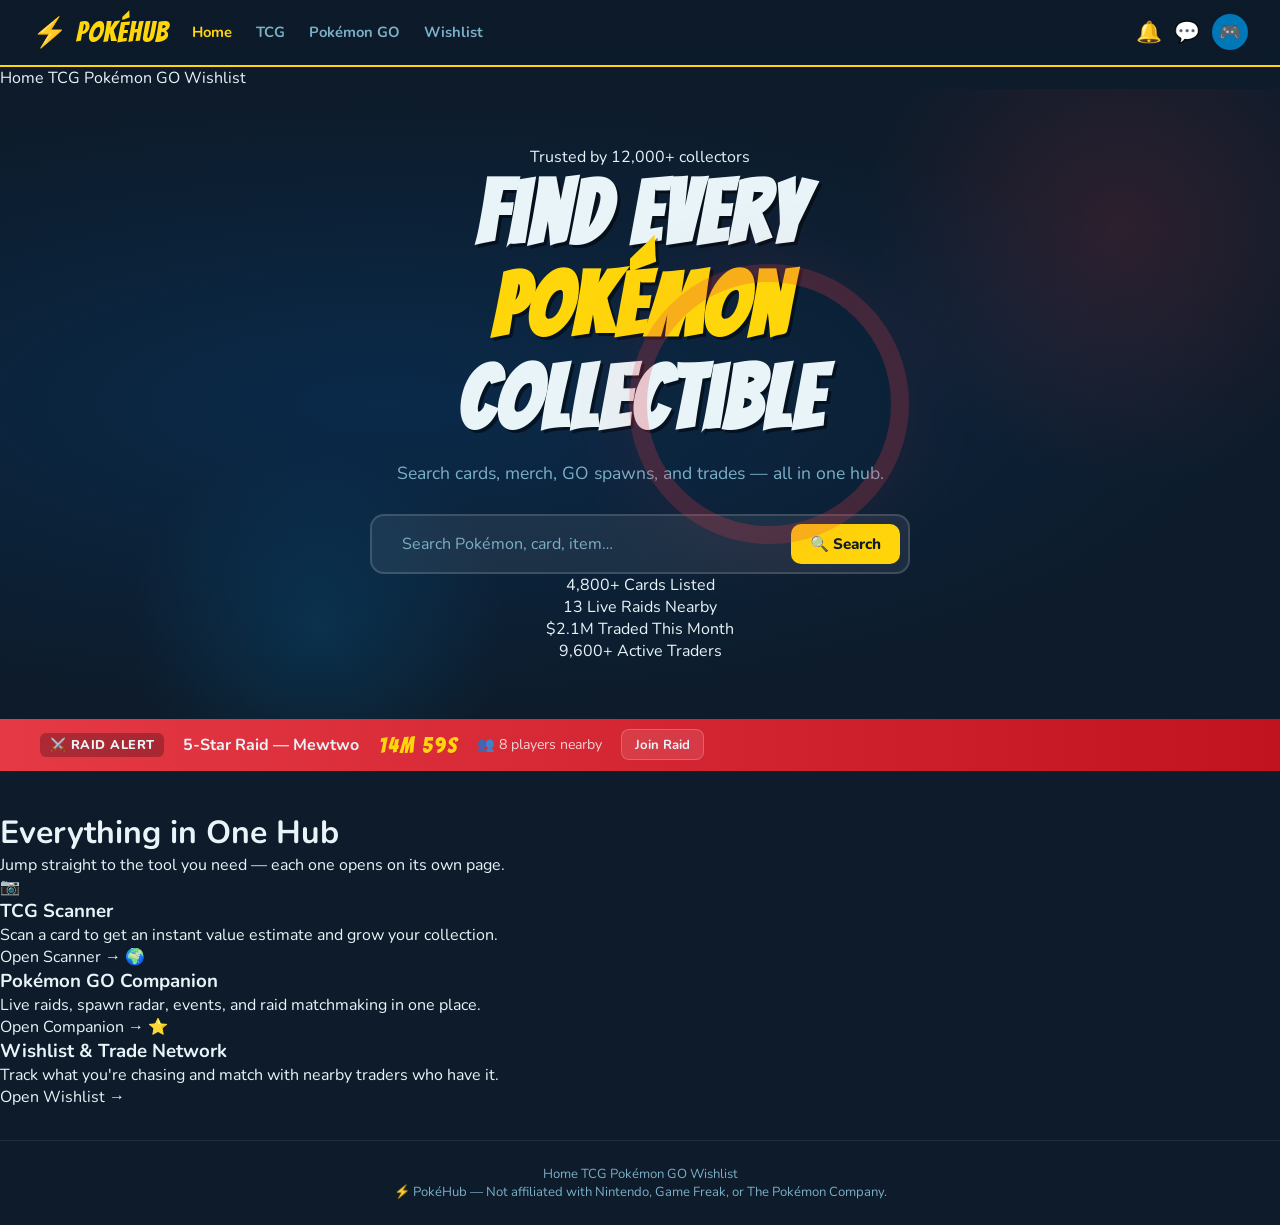
<file: index.html>
<!DOCTYPE html>
<html lang="en">
<head>
  <meta charset="UTF-8" />
  <meta name="viewport" content="width=device-width, initial-scale=1.0" />
  <title>PokéHub — Collectible Locator</title>
  <link rel="preconnect" href="https://fonts.googleapis.com" />
  <link href="https://fonts.googleapis.com/css2?family=Bangers&family=Nunito:wght@400;600;700;800&display=swap" rel="stylesheet" />
  <link rel="stylesheet" href="style.css" />
</head>
<body data-page="home">

  <!-- ===== NAVBAR ===== -->
  <nav class="navbar">
    <div class="nav-logo">⚡ PokéHub</div>
    <ul class="nav-links">
      <li><a href="index.html" class="active">Home</a></li>
      <li><a href="tcg.html">TCG</a></li>
      <li><a href="go.html">Pokémon GO</a></li>
      <li><a href="wishlist.html">Wishlist</a></li>
    </ul>
    <div class="nav-actions">
      <button class="btn-icon" id="notifBtn" title="Alerts">🔔<span class="icon-dot hidden" id="notifDot"></span></button>
      <button class="btn-icon" id="msgBtn" title="Messages">💬<span class="icon-dot hidden" id="msgDot"></span></button>
      <div class="avatar">🎮</div>
    </div>
    <button class="hamburger" id="hamburger">☰</button>
  </nav>
  <div class="mobile-nav" id="mobileNav">
    <a href="index.html" class="active">Home</a>
    <a href="tcg.html">TCG</a>
    <a href="go.html">Pokémon GO</a>
    <a href="wishlist.html">Wishlist</a>
  </div>

  <!-- ===== HERO / HOME ===== -->
  <section class="hero" id="home">
    <div class="hero-bg-circles"></div>
    <div class="hero-content">
      <span class="eyebrow">Trusted by 12,000+ collectors</span>
      <h1 class="hero-title">Find Every<br /><span>Pokémon</span> Collectible</h1>
      <p class="hero-sub">Search cards, merch, GO spawns, and trades — all in one hub.</p>
      <div class="search-bar">
        <input type="text" id="searchInput" placeholder="Search Pokémon, card, item…" oninput="runSearch()" />
        <button onclick="runSearch()" class="btn-primary">🔍 Search</button>
      </div>
      <div id="searchResults" class="search-results hidden"></div>

      <div class="stat-row">
        <div class="stat-chip"><div class="stat-num">4,800+ Cards Listed</div>
        <div class="stat-chip"><div class="stat-num">13 Live Raids Nearby</div>
        <div class="stat-chip"><div class="stat-num">$2.1M Traded This Month</div>
        <div class="stat-chip"><div class="stat-num">9,600+ Active Traders</div>
      </div>
    </div>
    <div class="hero-pokeball"></div>
  </section>

  <!-- ===== RAID ALERTS BANNER ===== -->
  <div class="raid-banner" id="raidBanner">
    <div class="raid-inner">
      <span class="raid-label">⚔️ RAID ALERT</span>
      <strong id="raidName">5-Star Raid — Mewtwo</strong>
      <span class="raid-timer" id="raidTimer">15:00</span>
      <span class="raid-players">👥 8 players nearby</span>
      <button class="btn-sm" onclick="joinRaid()">Join Raid</button>
    </div>
  </div>

  <div class="section-intro" style="margin-top:2.5rem">
    <h1>Everything in One Hub</h1>
    <p>Jump straight to the tool you need — each one opens on its own page.</p>
  </div>

  <!-- ===== FEATURE GRID (page links) ===== -->
  <div class="feature-grid">
    <a class="feature-card" href="tcg.html" style="--accent:var(--blue)">
      <span class="feature-icon">📷</span>
      <h3>TCG Scanner</h3>
      <p>Scan a card to get an instant value estimate and grow your collection.</p>
      <span class="feature-link">Open Scanner →</span>
    </a>
    <a class="feature-card" href="go.html" style="--accent:var(--green)">
      <span class="feature-icon">🌍</span>
      <h3>Pokémon GO Companion</h3>
      <p>Live raids, spawn radar, events, and raid matchmaking in one place.</p>
      <span class="feature-link">Open Companion →</span>
    </a>
    <a class="feature-card" href="wishlist.html" style="--accent:var(--purple)">
      <span class="feature-icon">⭐</span>
      <h3>Wishlist & Trade Network</h3>
      <p>Track what you're chasing and match with nearby traders who have it.</p>
      <span class="feature-link">Open Wishlist →</span>
    </a>
  </div>

  <!-- ===== MESSAGES MODAL ===== -->
  <div class="modal-overlay hidden" id="msgModal">
    <div class="modal">
      <div class="modal-header">
        <h2>💬 Messages</h2>
        <button onclick="closeModal('msgModal')">✕</button>
      </div>
      <div class="chat-layout">
        <div class="chat-list" id="chatList"></div>
        <div class="chat-window" id="chatWindow"></div>
      </div>
    </div>
  </div>

  <!-- ===== NOTIFICATIONS MODAL ===== -->
  <div class="modal-overlay hidden" id="notifModal">
    <div class="modal notif-modal">
      <div class="modal-header">
        <h2>🔔 Alerts</h2>
        <button onclick="closeModal('notifModal')">✕</button>
      </div>
      <ul class="notif-list" id="notifList"></ul>
    </div>
  </div>

  <!-- ===== FOOTER ===== -->
  <footer class="footer">
    <div class="footer-links">
      <a href="index.html">Home</a>
      <a href="tcg.html">TCG</a>
      <a href="go.html">Pokémon GO</a>
      <a href="wishlist.html">Wishlist</a>
    </div>
    <p>⚡ PokéHub — Not affiliated with Nintendo, Game Freak, or The Pokémon Company.</p>
  </footer>

  <script src="app.js"></script>
  <script>initSharedChrome();</script>
</body>
</html>
</file>
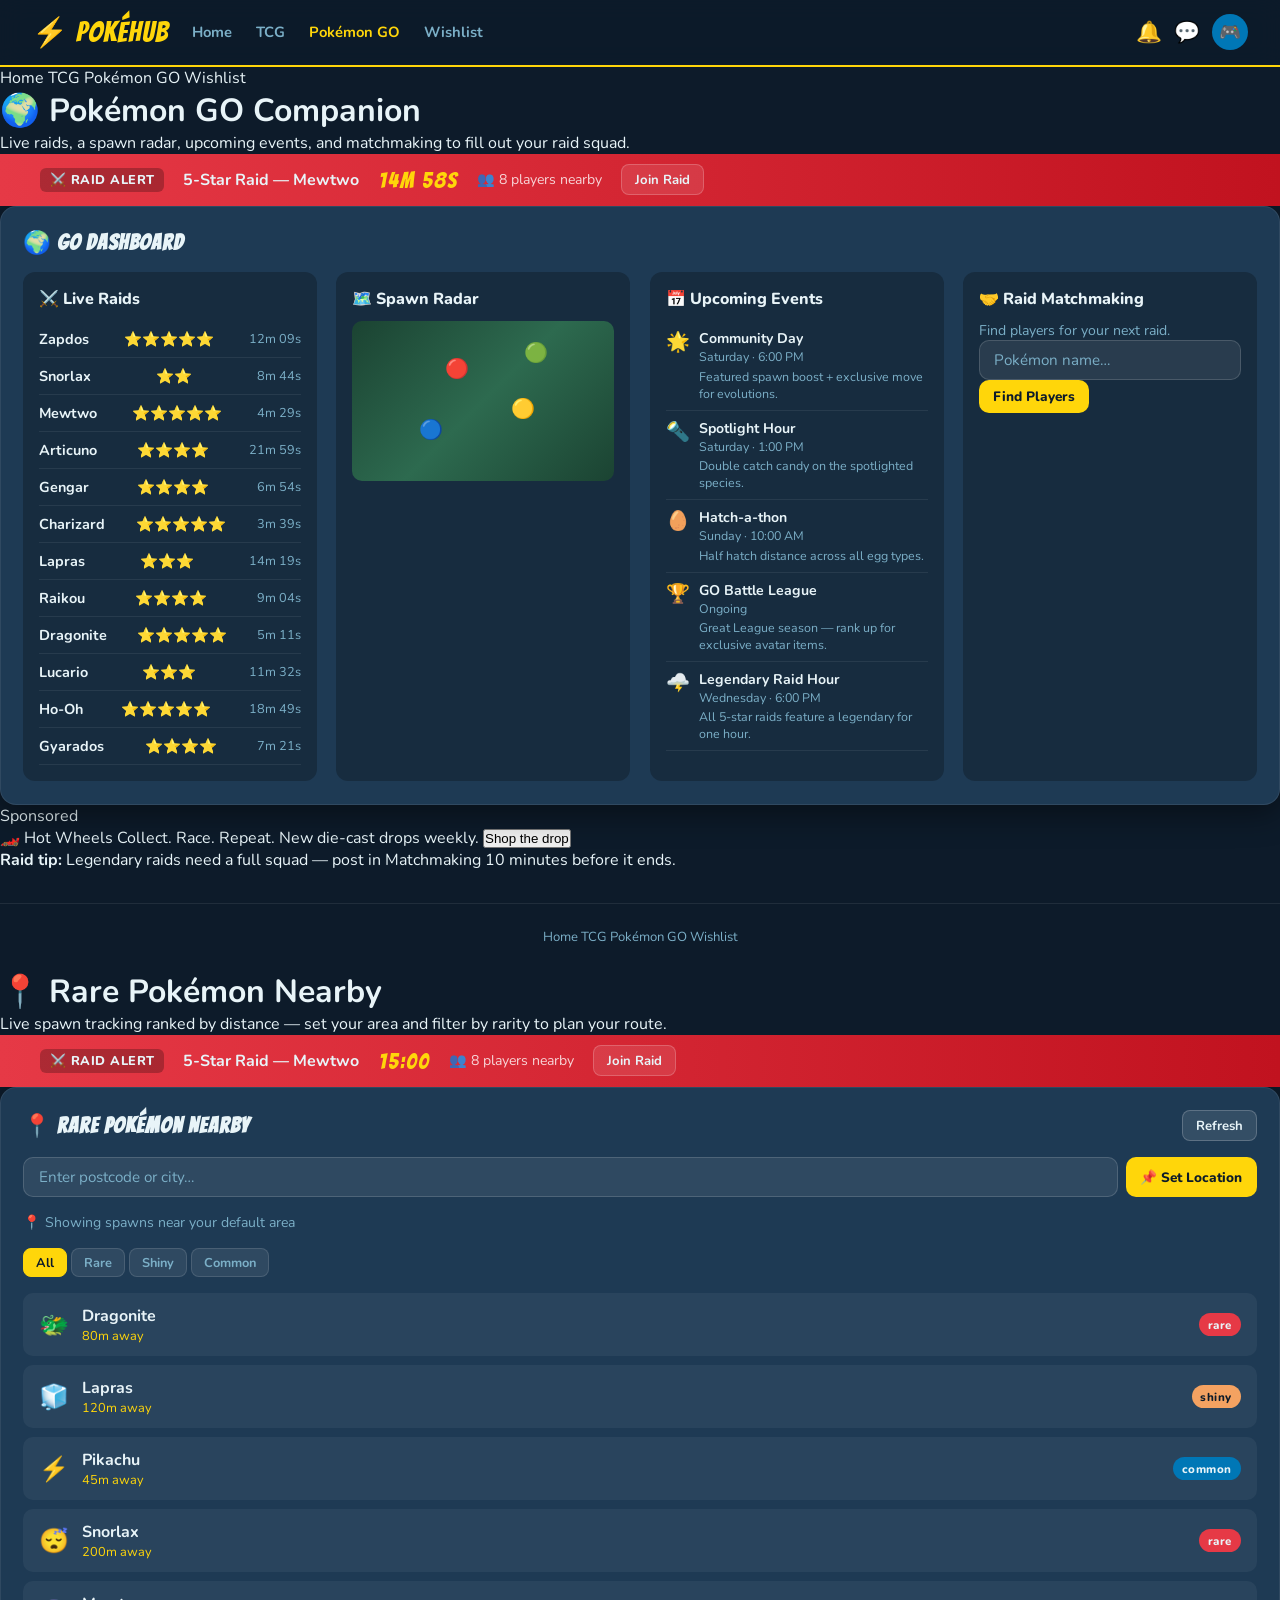
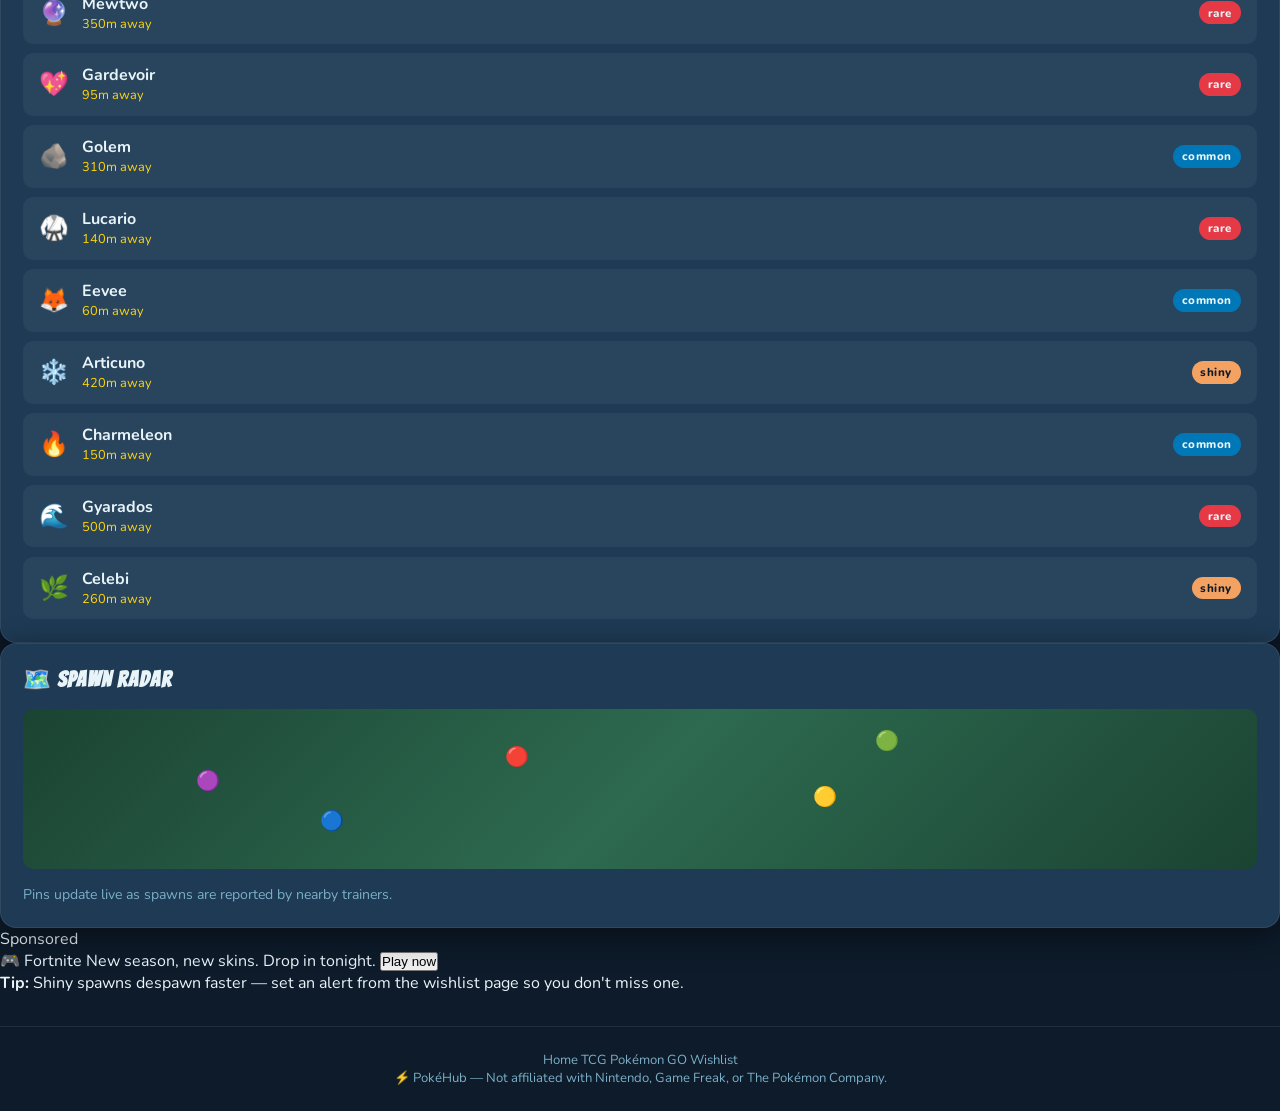
<file: go.html>
<!DOCTYPE html>
<html lang="en">
<head>
  <meta charset="UTF-8" />
  <meta name="viewport" content="width=device-width, initial-scale=1.0" />
  <title>Pokémon GO Companion — PokéHub</title>
  <link rel="preconnect" href="https://fonts.googleapis.com" />
  <link href="https://fonts.googleapis.com/css2?family=Bangers&family=Nunito:wght@400;600;700;800&display=swap" rel="stylesheet" />
  <link rel="stylesheet" href="style.css" />
</head>
<body data-page="go">

  <!-- ===== NAVBAR ===== -->
  <nav class="navbar">
    <div class="nav-logo">⚡ PokéHub</div>
    <ul class="nav-links">
      <li><a href="index.html">Home</a></li>
      <li><a href="tcg.html">TCG</a></li>
      <li><a href="go.html" class="active">Pokémon GO</a></li>
      <li><a href="wishlist.html">Wishlist</a></li>
    </ul>
    <div class="nav-actions">
      <button class="btn-icon" id="notifBtn" title="Alerts">🔔<span class="icon-dot hidden" id="notifDot"></span></button>
      <button class="btn-icon" id="msgBtn" title="Messages">💬<span class="icon-dot hidden" id="msgDot"></span></button>
      <div class="avatar">🎮</div>
    </div>
    <button class="hamburger" id="hamburger">☰</button>
  </nav>
  <div class="mobile-nav" id="mobileNav">
    <a href="index.html">Home</a>
    <a href="tcg.html">TCG</a>
    <a href="go.html" class="active">Pokémon GO</a>
    <a href="wishlist.html">Wishlist</a>
  </div>

  <!-- ===== PAGE HERO ===== -->
  <header class="page-hero" style="--accent-glow: rgba(35,224,138,.22)">
    <h1>🌍 Pokémon GO Companion</h1>
    <p>Live raids, a spawn radar, upcoming events, and matchmaking to fill out your raid squad.</p>
  </header>

  <div class="raid-banner">
    <div class="raid-inner">
      <span class="raid-label">⚔️ RAID ALERT</span>
      <strong>5-Star Raid — Mewtwo</strong>
      <span class="raid-timer" id="raidTimer">15:00</span>
      <span class="raid-players">👥 8 players nearby</span>
      <button class="btn-sm" onclick="joinRaid()">Join Raid</button>
    </div>
  </div>

  <!-- ===== PAGE LAYOUT ===== -->
  <div class="page-layout">
    <main class="page-main">

      <section class="card-panel go-panel">
        <div class="panel-header"><h2>🌍 GO Dashboard</h2></div>
        <div class="go-grid">
          <!-- Live Raids -->
          <div class="go-sub-panel">
            <h3>⚔️ Live Raids</h3>
            <ul class="raid-list" id="raidList"></ul>
          </div>
          <!-- Spawn Radar -->
          <div class="go-sub-panel">
            <h3>🗺️ Spawn Radar</h3>
            <div class="mini-map" id="miniMap">
              <div class="map-bg">
                <div class="map-pin" style="top:30%;left:40%">🔴</div>
                <div class="map-pin" style="top:55%;left:65%">🟡</div>
                <div class="map-pin" style="top:20%;left:70%">🟢</div>
                <div class="map-pin" style="top:68%;left:30%">🔵</div>
              </div>
            </div>
          </div>
          <!-- Upcoming Events -->
          <div class="go-sub-panel">
            <h3>📅 Upcoming Events</h3>
            <ul class="event-list" id="eventList"></ul>
          </div>
          <!-- Raid Matchmaking -->
          <div class="go-sub-panel">
            <h3>🤝 Raid Matchmaking</h3>
            <div id="matchmaking">
              <p class="muted">Find players for your next raid.</p>
              <input type="text" id="raidPokemon" placeholder="Pokémon name…" />
              <button class="btn-primary sm" onclick="findPlayers()">Find Players</button>
              <div id="matchResults"></div>
            </div>
          </div>
        </div>
      </section>

    </main>

    <!-- ===== AD RAIL ===== -->
    <aside class="ad-rail">
      <div class="ad-slot" data-ad-rotator></div>
      <div class="ad-static">
        <strong>Raid tip:</strong> Legendary raids need a full squad — post in Matchmaking 10 minutes before it ends.
      </div>
    </aside>
  </div>

  <!-- ===== MESSAGES MODAL ===== -->
  <div class="modal-overlay hidden" id="msgModal">
    <div class="modal">
      <div class="modal-header">
        <h2>💬 Messages</h2>
        <button onclick="closeModal('msgModal')">✕</button>
      </div>
      <div class="chat-layout">
        <div class="chat-list" id="chatList"></div>
        <div class="chat-window" id="chatWindow"></div>
      </div>
    </div>
  </div>

  <!-- ===== NOTIFICATIONS MODAL ===== -->
  <div class="modal-overlay hidden" id="notifModal">
    <div class="modal notif-modal">
      <div class="modal-header">
        <h2>🔔 Alerts</h2>
        <button onclick="closeModal('notifModal')">✕</button>
      </div>
      <ul class="notif-list" id="notifList"></ul>
    </div>
  </div>

  <!-- ===== FOOTER ===== -->
  <footer class="footer">
    <div class="footer-links">
      <a href="index.html">Home</a>
      <a href="tcg.html">TCG</a>
      <a href="go.html">Pokémon GO</a>
      <a href="wishlist.html">Wishlist</a>
    </div>
  </footer>

  <script src="app.js"></script>
  <script>
    initSharedChrome();
    renderRaids();
    renderEvents();
    setInterval(tickRaids, 1000);
  </script>
</body>
</html>
<!DOCTYPE html>
<html lang="en">
<head>
  <meta charset="UTF-8" />
  <meta name="viewport" content="width=device-width, initial-scale=1.0" />
  <title>Rare Locator — PokéHub</title>
  <link rel="preconnect" href="https://fonts.googleapis.com" />
  <link href="https://fonts.googleapis.com/css2?family=Bangers&family=Nunito:wght@400;600;700;800&display=swap" rel="stylesheet" />
  <link rel="stylesheet" href="style.css" />
</head>
<body data-page="locator">

 
  <!-- ===== PAGE HERO ===== -->
  <header class="page-hero" style="--accent-glow: rgba(255,59,78,.22)">
    <h1>📍 Rare Pokémon Nearby</h1>
    <p>Live spawn tracking ranked by distance — set your area and filter by rarity to plan your route.</p>
  </header>

  <div class="raid-banner">
    <div class="raid-inner">
      <span class="raid-label">⚔️ RAID ALERT</span>
      <strong>5-Star Raid — Mewtwo</strong>
      <span class="raid-timer" id="raidTimer">15:00</span>
      <span class="raid-players">👥 8 players nearby</span>
      <button class="btn-sm" onclick="joinRaid()">Join Raid</button>
    </div>
  </div>

  <!-- ===== PAGE LAYOUT ===== -->
  <div class="page-layout">
    <main class="page-main">

      <section class="card-panel" id="locator">
        <div class="panel-header">
          <h2>📍 Rare Pokémon Nearby</h2>
          <button class="btn-sm" onclick="refreshNearby()">Refresh</button>
        </div>
        <div class="location-bar">
          <input type="text" id="locationInput" placeholder="Enter postcode or city…" />
          <button class="btn-primary sm" onclick="setLocation()">📌 Set Location</button>
        </div>
        <p class="muted" id="locationLabel">📍 Showing spawns near your default area</p>
        <div class="nearby-filters" id="nearbyFilters">
          <button class="tab active" onclick="filterNearby('all',this)">All</button>
          <button class="tab" onclick="filterNearby('rare',this)">Rare</button>
          <button class="tab" onclick="filterNearby('shiny',this)">Shiny</button>
          <button class="tab" onclick="filterNearby('common',this)">Common</button>
        </div>
        <ul class="nearby-list" id="nearbyList">
          <li class="nearby-item shimmer"></li>
          <li class="nearby-item shimmer"></li>
          <li class="nearby-item shimmer"></li>
        </ul>
      </section>

      <section class="card-panel">
        <div class="panel-header"><h2>🗺️ Spawn Radar</h2></div>
        <div class="mini-map">
          <div class="map-bg">
            <div class="map-pin" style="top:30%;left:40%">🔴</div>
            <div class="map-pin" style="top:55%;left:65%">🟡</div>
            <div class="map-pin" style="top:20%;left:70%">🟢</div>
            <div class="map-pin" style="top:70%;left:25%">🔵</div>
            <div class="map-pin" style="top:45%;left:15%">🟣</div>
          </div>
        </div>
        <p class="muted">Pins update live as spawns are reported by nearby trainers.</p>
      </section>

    </main>

    <!-- ===== AD RAIL ===== -->
    <aside class="ad-rail">
      <div class="ad-slot" data-ad-rotator></div>
      <div class="ad-static">
        <strong>Tip:</strong> Shiny spawns despawn faster — set an alert from the wishlist page so you don't miss one.
      </div>
    </aside>
  </div>

  <!-- ===== MESSAGES MODAL ===== -->
  <div class="modal-overlay hidden" id="msgModal">
    <div class="modal">
      <div class="modal-header">
        <h2>💬 Messages</h2>
        <button onclick="closeModal('msgModal')">✕</button>
      </div>
      <div class="chat-layout">
        <div class="chat-list" id="chatList"></div>
        <div class="chat-window" id="chatWindow"></div>
      </div>
    </div>
  </div>

  <!-- ===== NOTIFICATIONS MODAL ===== -->
  <div class="modal-overlay hidden" id="notifModal">
    <div class="modal notif-modal">
      <div class="modal-header">
        <h2>🔔 Alerts</h2>
        <button onclick="closeModal('notifModal')">✕</button>
      </div>
      <ul class="notif-list" id="notifList"></ul>
    </div>
  </div>

  <!-- ===== FOOTER ===== -->
  <footer class="footer">
    <div class="footer-links">
      <a href="index.html">Home</a>
      <a href="tcg.html">TCG</a>
      <a href="go.html">Pokémon GO</a>
      <a href="wishlist.html">Wishlist</a>
    </div>
    <p>⚡ PokéHub — Not affiliated with Nintendo, Game Freak, or The Pokémon Company.</p>
  </footer>

  <script src="app.js"></script>
  <script>
    initSharedChrome();
    renderNearby();
  </script>
</body>
</html>
</file>
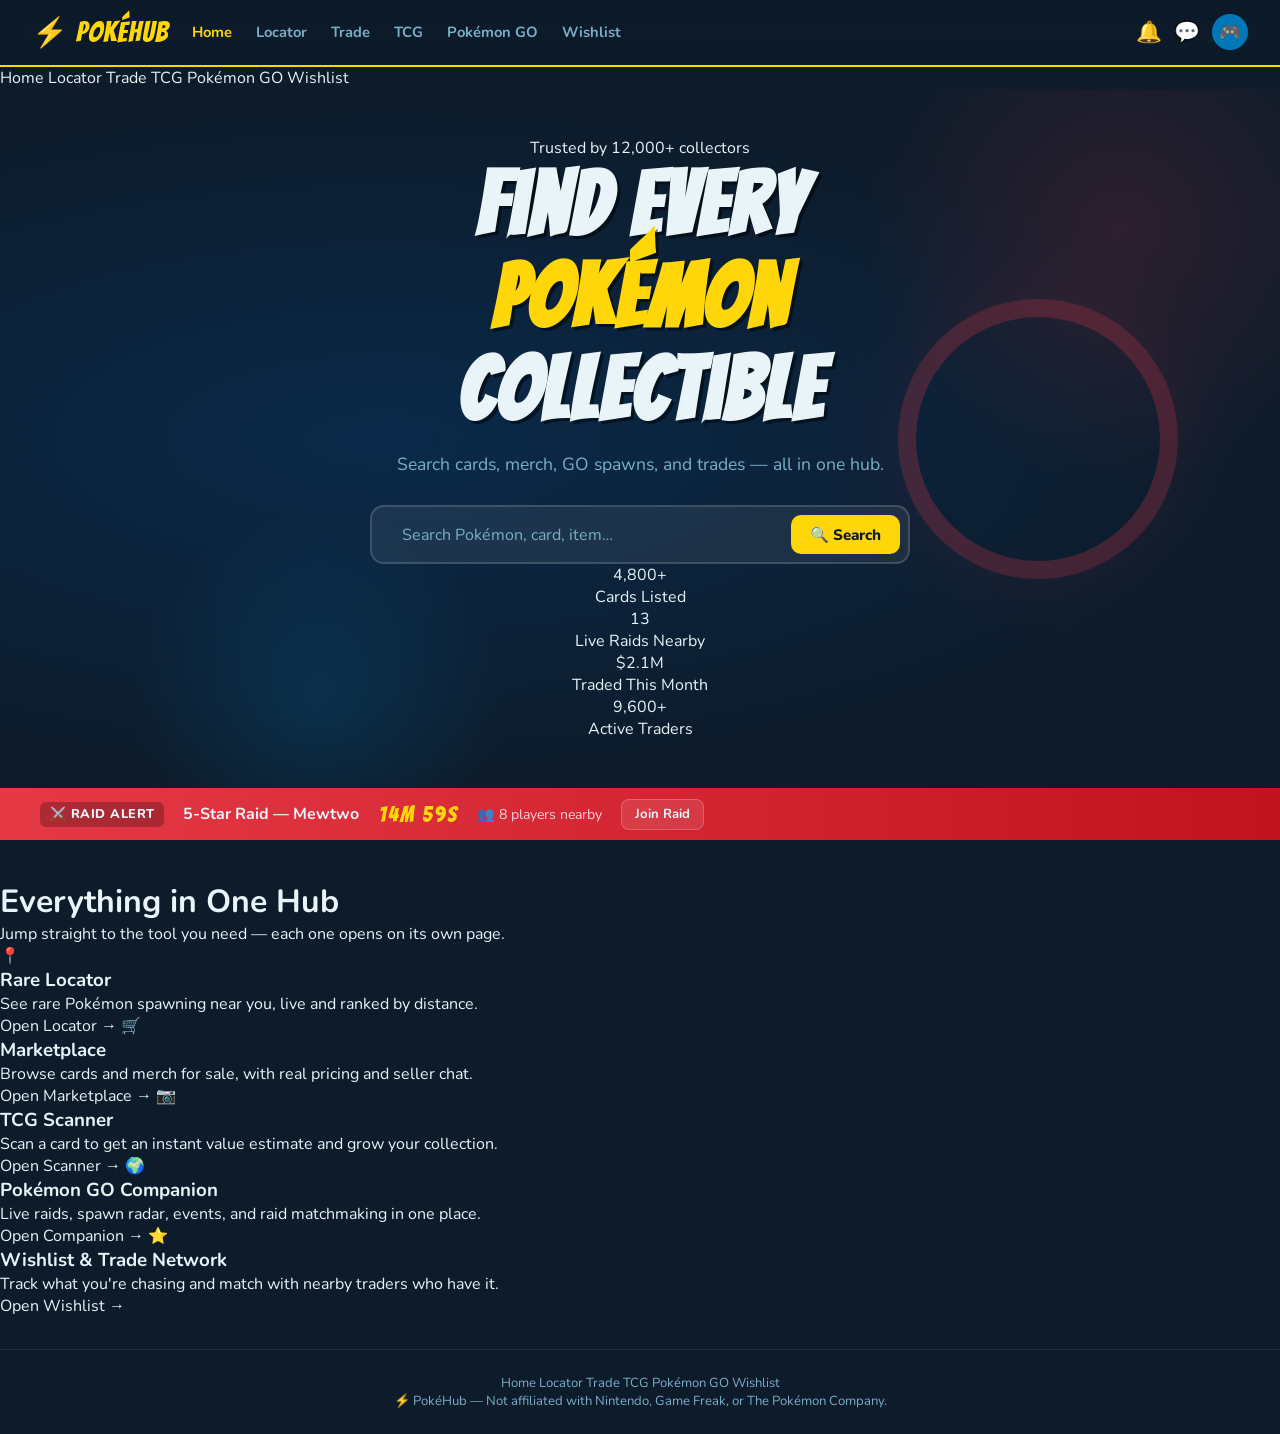
<file: index (3).html>
<!DOCTYPE html>
<html lang="en">
<head>
  <meta charset="UTF-8" />
  <meta name="viewport" content="width=device-width, initial-scale=1.0" />
  <title>PokéHub — Collectible Locator</title>
  <link rel="preconnect" href="https://fonts.googleapis.com" />
  <link href="https://fonts.googleapis.com/css2?family=Bangers&family=Nunito:wght@400;600;700;800&display=swap" rel="stylesheet" />
  <link rel="stylesheet" href="style.css" />
</head>
<body data-page="home">

  <!-- ===== NAVBAR ===== -->
  <nav class="navbar">
    <div class="nav-logo">⚡ PokéHub</div>
    <ul class="nav-links">
      <li><a href="index.html" class="active">Home</a></li>
      <li><a href="locator.html">Locator</a></li>
      <li><a href="trade.html">Trade</a></li>
      <li><a href="tcg.html">TCG</a></li>
      <li><a href="go.html">Pokémon GO</a></li>
      <li><a href="wishlist.html">Wishlist</a></li>
    </ul>
    <div class="nav-actions">
      <button class="btn-icon" id="notifBtn" title="Alerts">🔔<span class="icon-dot hidden" id="notifDot"></span></button>
      <button class="btn-icon" id="msgBtn" title="Messages">💬<span class="icon-dot hidden" id="msgDot"></span></button>
      <div class="avatar">🎮</div>
    </div>
    <button class="hamburger" id="hamburger">☰</button>
  </nav>
  <div class="mobile-nav" id="mobileNav">
    <a href="index.html" class="active">Home</a>
    <a href="locator.html">Locator</a>
    <a href="trade.html">Trade</a>
    <a href="tcg.html">TCG</a>
    <a href="go.html">Pokémon GO</a>
    <a href="wishlist.html">Wishlist</a>
  </div>

  <!-- ===== HERO / HOME ===== -->
  <section class="hero" id="home">
    <div class="hero-bg-circles"></div>
    <div class="hero-content">
      <span class="eyebrow">Trusted by 12,000+ collectors</span>
      <h1 class="hero-title">Find Every<br /><span>Pokémon</span> Collectible</h1>
      <p class="hero-sub">Search cards, merch, GO spawns, and trades — all in one hub.</p>
      <div class="search-bar">
        <input type="text" id="searchInput" placeholder="Search Pokémon, card, item…" oninput="runSearch()" />
        <button onclick="runSearch()" class="btn-primary">🔍 Search</button>
      </div>
      <div id="searchResults" class="search-results hidden"></div>

      <div class="stat-row">
        <div class="stat-chip"><div class="stat-num">4,800+</div><div class="stat-label">Cards Listed</div></div>
        <div class="stat-chip"><div class="stat-num">13</div><div class="stat-label">Live Raids Nearby</div></div>
        <div class="stat-chip"><div class="stat-num">$2.1M</div><div class="stat-label">Traded This Month</div></div>
        <div class="stat-chip"><div class="stat-num">9,600+</div><div class="stat-label">Active Traders</div></div>
      </div>
    </div>
    <div class="hero-pokeball"></div>
  </section>

  <!-- ===== RAID ALERTS BANNER ===== -->
  <div class="raid-banner" id="raidBanner">
    <div class="raid-inner">
      <span class="raid-label">⚔️ RAID ALERT</span>
      <strong id="raidName">5-Star Raid — Mewtwo</strong>
      <span class="raid-timer" id="raidTimer">15:00</span>
      <span class="raid-players">👥 8 players nearby</span>
      <button class="btn-sm" onclick="joinRaid()">Join Raid</button>
    </div>
  </div>

  <div class="section-intro" style="margin-top:2.5rem">
    <h1>Everything in One Hub</h1>
    <p>Jump straight to the tool you need — each one opens on its own page.</p>
  </div>

  <!-- ===== FEATURE GRID (page links) ===== -->
  <div class="feature-grid">
    <a class="feature-card" href="locator.html" style="--accent:var(--red)">
      <span class="feature-icon">📍</span>
      <h3>Rare Locator</h3>
      <p>See rare Pokémon spawning near you, live and ranked by distance.</p>
      <span class="feature-link">Open Locator →</span>
    </a>
    <a class="feature-card" href="trade.html" style="--accent:var(--yellow)">
      <span class="feature-icon">🛒</span>
      <h3>Marketplace</h3>
      <p>Browse cards and merch for sale, with real pricing and seller chat.</p>
      <span class="feature-link">Open Marketplace →</span>
    </a>
    <a class="feature-card" href="tcg.html" style="--accent:var(--blue)">
      <span class="feature-icon">📷</span>
      <h3>TCG Scanner</h3>
      <p>Scan a card to get an instant value estimate and grow your collection.</p>
      <span class="feature-link">Open Scanner →</span>
    </a>
    <a class="feature-card" href="go.html" style="--accent:var(--green)">
      <span class="feature-icon">🌍</span>
      <h3>Pokémon GO Companion</h3>
      <p>Live raids, spawn radar, events, and raid matchmaking in one place.</p>
      <span class="feature-link">Open Companion →</span>
    </a>
    <a class="feature-card" href="wishlist.html" style="--accent:var(--purple)">
      <span class="feature-icon">⭐</span>
      <h3>Wishlist & Trade Network</h3>
      <p>Track what you're chasing and match with nearby traders who have it.</p>
      <span class="feature-link">Open Wishlist →</span>
    </a>
  </div>

  <!-- ===== MESSAGES MODAL ===== -->
  <div class="modal-overlay hidden" id="msgModal">
    <div class="modal">
      <div class="modal-header">
        <h2>💬 Messages</h2>
        <button onclick="closeModal('msgModal')">✕</button>
      </div>
      <div class="chat-layout">
        <div class="chat-list" id="chatList"></div>
        <div class="chat-window" id="chatWindow"></div>
      </div>
    </div>
  </div>

  <!-- ===== NOTIFICATIONS MODAL ===== -->
  <div class="modal-overlay hidden" id="notifModal">
    <div class="modal notif-modal">
      <div class="modal-header">
        <h2>🔔 Alerts</h2>
        <button onclick="closeModal('notifModal')">✕</button>
      </div>
      <ul class="notif-list" id="notifList"></ul>
    </div>
  </div>

  <!-- ===== FOOTER ===== -->
  <footer class="footer">
    <div class="footer-links">
      <a href="index.html">Home</a>
      <a href="locator.html">Locator</a>
      <a href="trade.html">Trade</a>
      <a href="tcg.html">TCG</a>
      <a href="go.html">Pokémon GO</a>
      <a href="wishlist.html">Wishlist</a>
    </div>
    <p>⚡ PokéHub — Not affiliated with Nintendo, Game Freak, or The Pokémon Company.</p>
  </footer>

  <script src="app.js"></script>
  <script>initSharedChrome();</script>
</body>
</html>
</file>
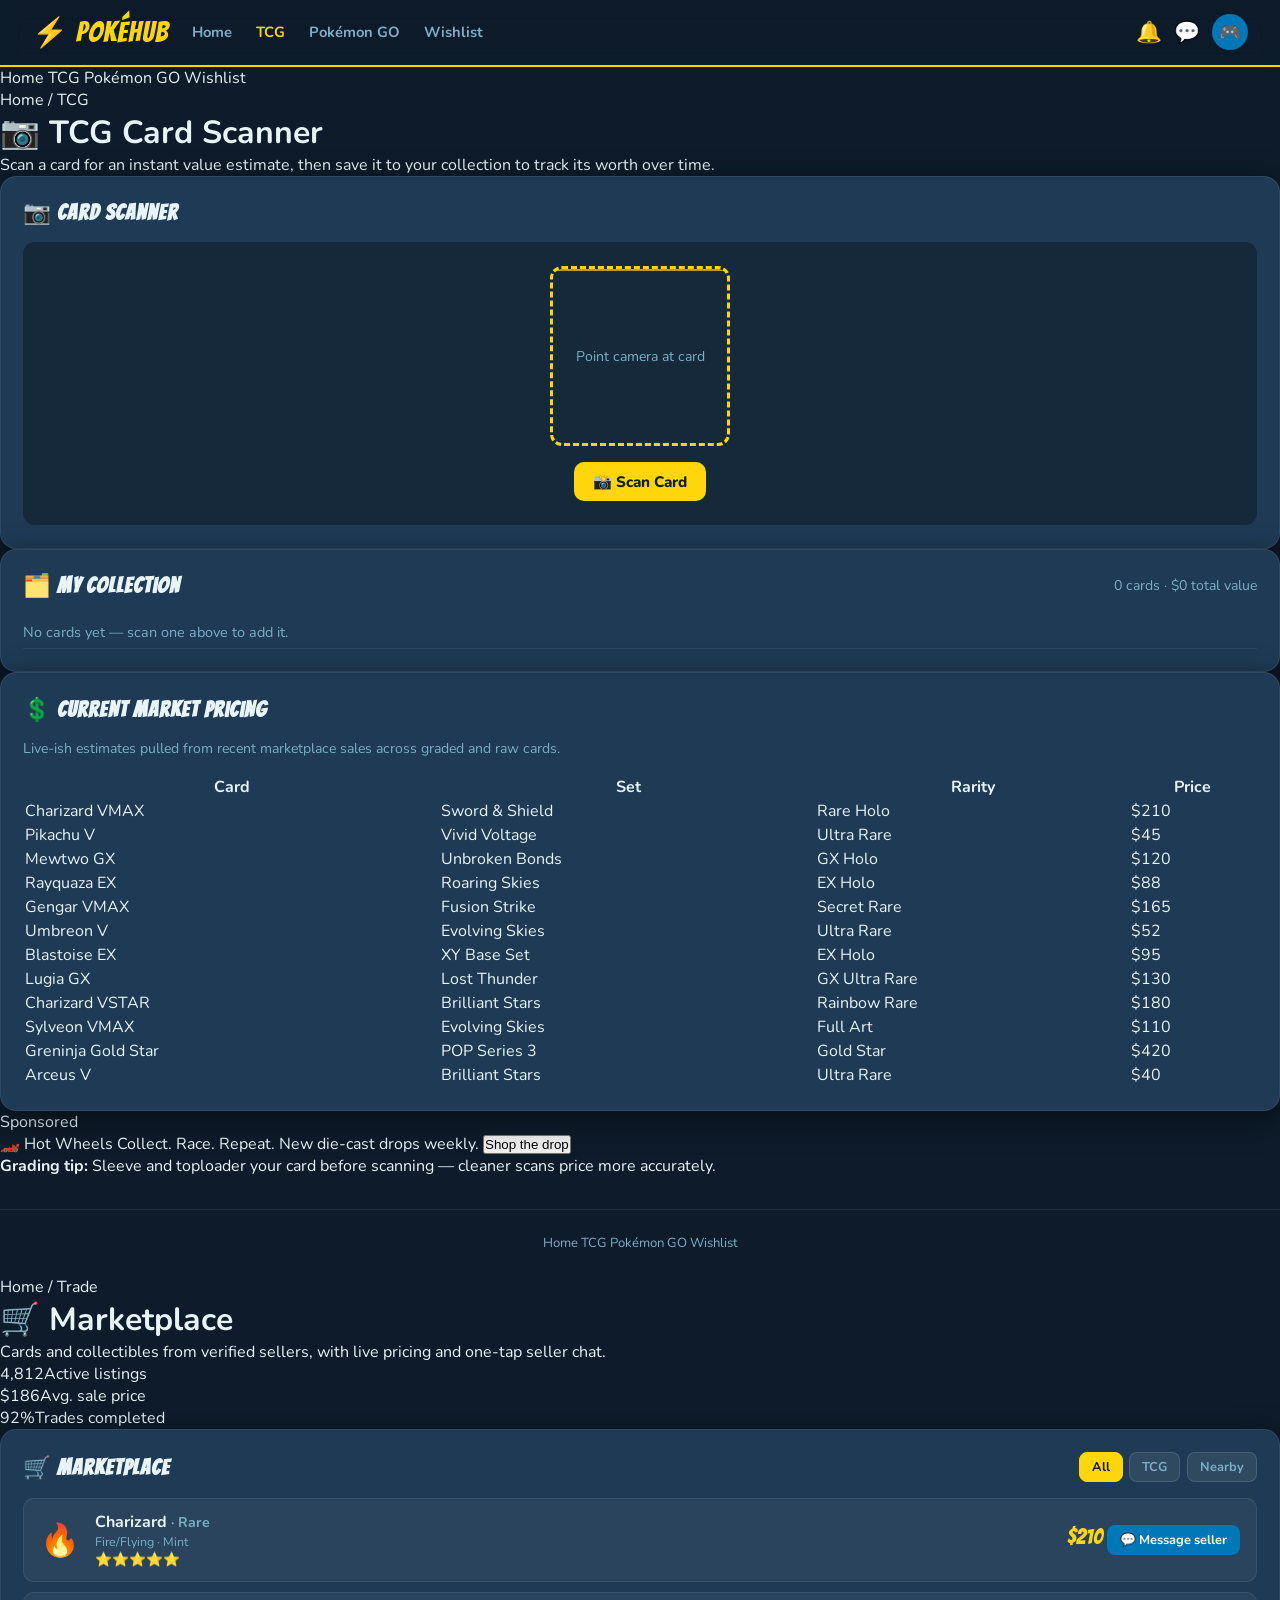
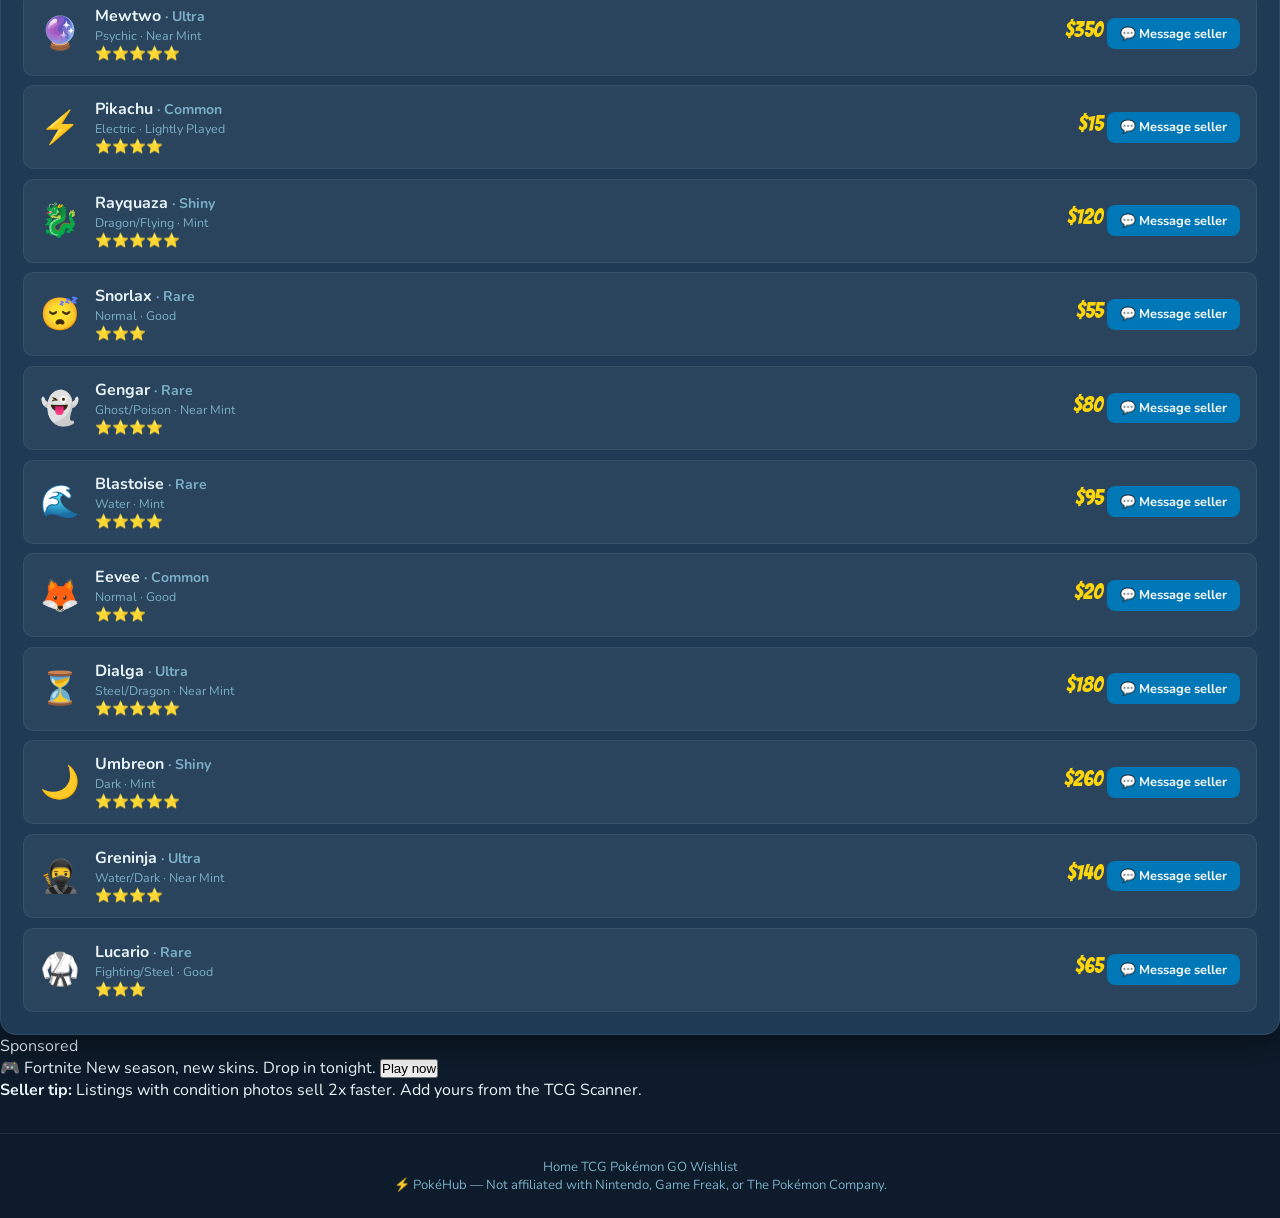
<file: tcg.html>
<!DOCTYPE html>
<html lang="en">
<head>
  <meta charset="UTF-8" />
  <meta name="viewport" content="width=device-width, initial-scale=1.0" />
  <title>TCG Scanner — PokéHub</title>
  <link rel="preconnect" href="https://fonts.googleapis.com" />
  <link href="https://fonts.googleapis.com/css2?family=Bangers&family=Nunito:wght@400;600;700;800&display=swap" rel="stylesheet" />
  <link rel="stylesheet" href="style.css" />
</head>
<body data-page="tcg">

  <!-- ===== NAVBAR ===== -->
  <nav class="navbar">
    <div class="nav-logo">⚡ PokéHub</div>
    <ul class="nav-links">
      <li><a href="index.html">Home</a></li>
      <li><a href="tcg.html" class="active">TCG</a></li>
      <li><a href="go.html">Pokémon GO</a></li>
      <li><a href="wishlist.html">Wishlist</a></li>
    </ul>
    <div class="nav-actions">
      <button class="btn-icon" id="notifBtn" title="Alerts">🔔<span class="icon-dot hidden" id="notifDot"></span></button>
      <button class="btn-icon" id="msgBtn" title="Messages">💬<span class="icon-dot hidden" id="msgDot"></span></button>
      <div class="avatar">🎮</div>
    </div>
    <button class="hamburger" id="hamburger">☰</button>
  </nav>
  <div class="mobile-nav" id="mobileNav">
    <a href="index.html">Home</a>
    <a href="tcg.html" class="active">TCG</a>
    <a href="go.html">Pokémon GO</a>
    <a href="wishlist.html">Wishlist</a>
  </div>

  <!-- ===== PAGE HERO ===== -->
  <header class="page-hero" style="--accent-glow: rgba(20,184,255,.22)">
    <div class="breadcrumb"><a href="index.html">Home</a> <span>/</span> <span>TCG</span></div>
    <h1>📷 TCG Card Scanner</h1>
    <p>Scan a card for an instant value estimate, then save it to your collection to track its worth over time.</p>
  </header>

  <!-- ===== PAGE LAYOUT ===== -->
  <div class="page-layout">
    <main class="page-main">

      <section class="card-panel">
        <div class="panel-header"><h2>📷 Card Scanner</h2></div>
        <div class="scanner-area" id="scannerArea">
          <div class="scan-frame">
            <span>Point camera at card</span>
            <div class="scan-line"></div>
          </div>
          <button class="btn-primary" onclick="simulateScan()">📸 Scan Card</button>
        </div>
        <div id="scanResult" class="scan-result hidden"></div>
      </section>

      <section class="card-panel">
        <div class="panel-header">
          <h2>🗂️ My Collection</h2>
          <span class="muted" id="collectionValue">0 cards · $0 total value</span>
        </div>
        <div class="collection-list">
          <ul id="myCollection"></ul>
        </div>
      </section>

      <section class="card-panel">
        <div class="panel-header"><h2>💲 Current Market Pricing</h2></div>
        <p class="muted">Live-ish estimates pulled from recent marketplace sales across graded and raw cards.</p>
        <table class="pricing-table">
          <thead><tr><th>Card</th><th>Set</th><th>Rarity</th><th>Price</th></tr></thead>
          <tbody id="pricingTableBody"></tbody>
        </table>
      </section>

    </main>

    <!-- ===== AD RAIL ===== -->
    <aside class="ad-rail">
      <div class="ad-slot" data-ad-rotator></div>
      <div class="ad-static">
        <strong>Grading tip:</strong> Sleeve and toploader your card before scanning — cleaner scans price more accurately.
      </div>
    </aside>
  </div>

  <!-- ===== MESSAGES MODAL ===== -->
  <div class="modal-overlay hidden" id="msgModal">
    <div class="modal">
      <div class="modal-header">
        <h2>💬 Messages</h2>
        <button onclick="closeModal('msgModal')">✕</button>
      </div>
      <div class="chat-layout">
        <div class="chat-list" id="chatList"></div>
        <div class="chat-window" id="chatWindow"></div>
      </div>
    </div>
  </div>

  <!-- ===== NOTIFICATIONS MODAL ===== -->
  <div class="modal-overlay hidden" id="notifModal">
    <div class="modal notif-modal">
      <div class="modal-header">
        <h2>🔔 Alerts</h2>
        <button onclick="closeModal('notifModal')">✕</button>
      </div>
      <ul class="notif-list" id="notifList"></ul>
    </div>
  </div>

  <!-- ===== FOOTER ===== -->
  <footer class="footer">
    <div class="footer-links">
      <a href="index.html">Home</a>
      <a href="tcg.html">TCG</a>
      <a href="go.html">Pokémon GO</a>
      <a href="wishlist.html">Wishlist</a>
    </div>
  </footer>

  <script src="app.js"></script>
  <script>
    initSharedChrome();
    renderCollection();
    renderPricingTable();
  </script>
</body>
</html>
<!DOCTYPE html>
<html lang="en">
<head>
  <meta charset="UTF-8" />
  <meta name="viewport" content="width=device-width, initial-scale=1.0" />
  <title>Marketplace — PokéHub</title>
  <link rel="preconnect" href="https://fonts.googleapis.com" />
  <link href="https://fonts.googleapis.com/css2?family=Bangers&family=Nunito:wght@400;600;700;800&display=swap" rel="stylesheet" />
  <link rel="stylesheet" href="style.css" />
</head>
<body data-page="trade">

  <!-- ===== PAGE HERO ===== -->
  <header class="page-hero" style="--accent-glow: rgba(255,214,10,.22)">
    <div class="breadcrumb"><a href="index.html">Home</a> <span>/</span> <span>Trade</span></div>
    <h1>🛒 Marketplace</h1>
    <p>Cards and collectibles from verified sellers, with live pricing and one-tap seller chat.</p>
  </header>

  <!-- ===== PAGE LAYOUT ===== -->
  <div class="page-layout">
    <main class="page-main">

      <section class="value-summary">
        <div class="vs-item"><span class="vs-num">4,812</span><span class="vs-label">Active listings</span></div>
        <div class="vs-item"><span class="vs-num">$186</span><span class="vs-label">Avg. sale price</span></div>
        <div class="vs-item"><span class="vs-num">92%</span><span class="vs-label">Trades completed</span></div>
      </section>

      <section class="card-panel" id="trade">
        <div class="panel-header">
          <h2>🛒 Marketplace</h2>
          <div class="filter-tabs">
            <button class="tab active" onclick="filterMarket('all',this)">All</button>
            <button class="tab" onclick="filterMarket('tcg',this)">TCG</button>
            <button class="tab" onclick="filterMarket('nearby',this)">Nearby</button>
          </div>
        </div>
        <div class="market-list" id="marketList"></div>
      </section>

    </main>

    <!-- ===== AD RAIL ===== -->
    <aside class="ad-rail">
      <div class="ad-slot" data-ad-rotator></div>
      <div class="ad-static">
        <strong>Seller tip:</strong> Listings with condition photos sell 2x faster. Add yours from the TCG Scanner.
      </div>
    </aside>
  </div>

  <!-- ===== MESSAGES MODAL ===== -->
  <div class="modal-overlay hidden" id="msgModal">
    <div class="modal">
      <div class="modal-header">
        <h2>💬 Messages</h2>
        <button onclick="closeModal('msgModal')">✕</button>
      </div>
      <div class="chat-layout">
        <div class="chat-list" id="chatList"></div>
        <div class="chat-window" id="chatWindow"></div>
      </div>
    </div>
  </div>

  <!-- ===== NOTIFICATIONS MODAL ===== -->
  <div class="modal-overlay hidden" id="notifModal">
    <div class="modal notif-modal">
      <div class="modal-header">
        <h2>🔔 Alerts</h2>
        <button onclick="closeModal('notifModal')">✕</button>
      </div>
      <ul class="notif-list" id="notifList"></ul>
    </div>
  </div>

  <!-- ===== FOOTER ===== -->
  <footer class="footer">
    <div class="footer-links">
      <a href="index.html">Home</a>
      <a href="tcg.html">TCG</a>
      <a href="go.html">Pokémon GO</a>
      <a href="wishlist.html">Wishlist</a>
    </div>
    <p>⚡ PokéHub — Not affiliated with Nintendo, Game Freak, or The Pokémon Company.</p>
  </footer>

  <script src="app.js"></script>
  <script>
    initSharedChrome();
    renderMarket();
  </script>
</body>
</html>
</file>
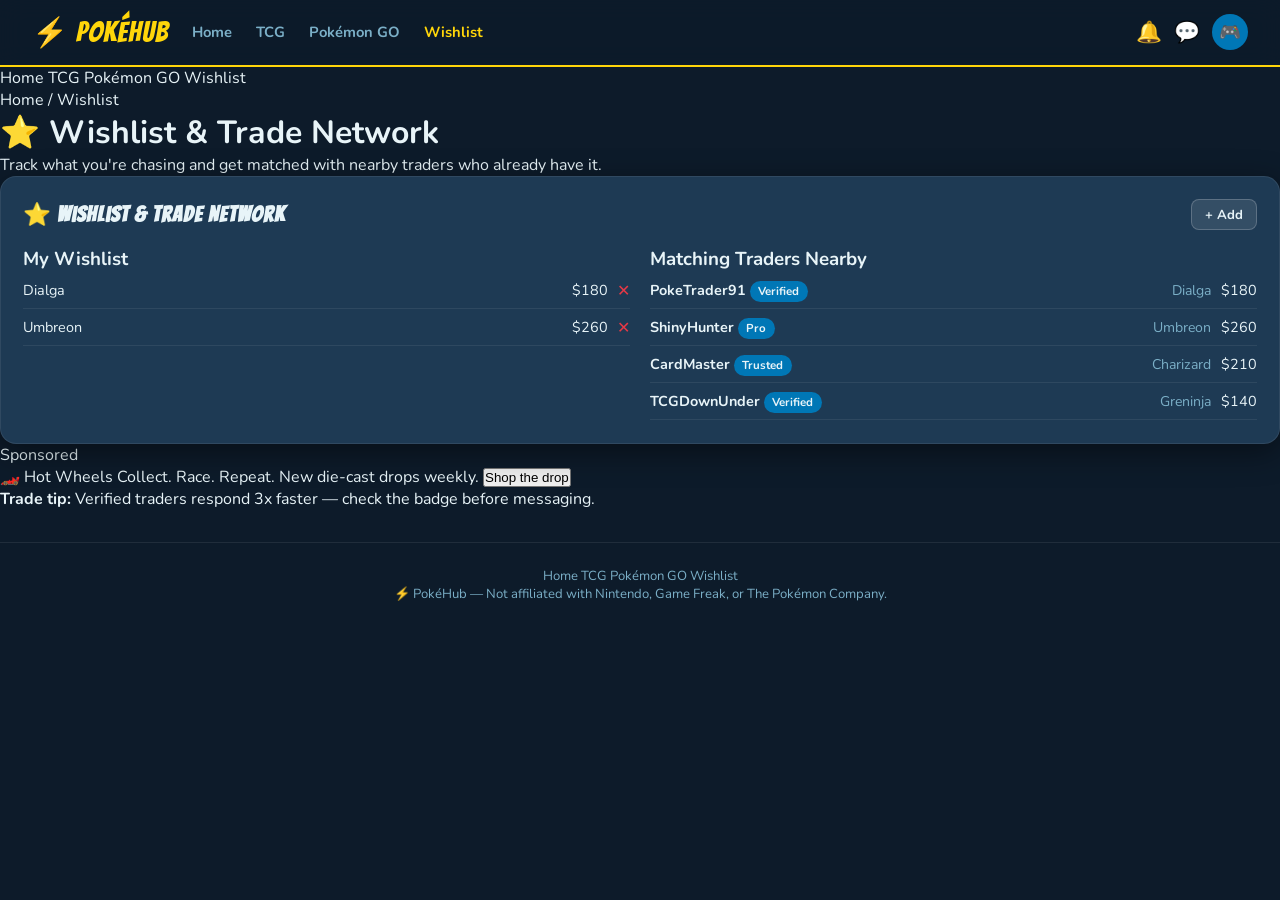
<file: wishlist.html>
<!DOCTYPE html>
<html lang="en">
<head>
  <meta charset="UTF-8" />
  <meta name="viewport" content="width=device-width, initial-scale=1.0" />
  <title>Wishlist & Trade Network — PokéHub</title>
  <link rel="preconnect" href="https://fonts.googleapis.com" />
  <link href="https://fonts.googleapis.com/css2?family=Bangers&family=Nunito:wght@400;600;700;800&display=swap" rel="stylesheet" />
  <link rel="stylesheet" href="style.css" />
</head>
<body data-page="wishlist">

  <!-- ===== NAVBAR ===== -->
  <nav class="navbar">
    <div class="nav-logo">⚡ PokéHub</div>
    <ul class="nav-links">
      <li><a href="index.html">Home</a></li>
      <li><a href="tcg.html">TCG</a></li>
      <li><a href="go.html">Pokémon GO</a></li>
      <li><a href="wishlist.html" class="active">Wishlist</a></li>
    </ul>
    <div class="nav-actions">
      <button class="btn-icon" id="notifBtn" title="Alerts">🔔<span class="icon-dot hidden" id="notifDot"></span></button>
      <button class="btn-icon" id="msgBtn" title="Messages">💬<span class="icon-dot hidden" id="msgDot"></span></button>
      <div class="avatar">🎮</div>
    </div>
    <button class="hamburger" id="hamburger">☰</button>
  </nav>
  <div class="mobile-nav" id="mobileNav">
    <a href="index.html">Home</a>
    <a href="tcg.html">TCG</a>
    <a href="go.html">Pokémon GO</a>
    <a href="wishlist.html" class="active">Wishlist</a>
  </div>

  <!-- ===== PAGE HERO ===== -->
  <header class="page-hero" style="--accent-glow: rgba(177,83,255,.24)">
    <div class="breadcrumb"><a href="index.html">Home</a> <span>/</span> <span>Wishlist</span></div>
    <h1>⭐ Wishlist & Trade Network</h1>
    <p>Track what you're chasing and get matched with nearby traders who already have it.</p>
  </header>

  <!-- ===== PAGE LAYOUT ===== -->
  <div class="page-layout">
    <main class="page-main">

      <section class="card-panel" id="wishlist-panel">
        <div class="panel-header">
          <h2>⭐ Wishlist & Trade Network</h2>
          <button class="btn-sm" onclick="openAddWish()">+ Add</button>
        </div>
        <div class="wishlist-grid">
          <div>
            <h3>My Wishlist</h3>
            <ul class="wish-list" id="wishList"></ul>
          </div>
          <div>
            <h3>Matching Traders Nearby</h3>
            <ul class="trader-list" id="traderList"></ul>
          </div>
        </div>
      </section>

    </main>

    <!-- ===== AD RAIL ===== -->
    <aside class="ad-rail">
      <div class="ad-slot" data-ad-rotator></div>
      <div class="ad-static">
        <strong>Trade tip:</strong> Verified traders respond 3x faster — check the badge before messaging.
      </div>
    </aside>
  </div>

  <!-- ===== MESSAGES MODAL ===== -->
  <div class="modal-overlay hidden" id="msgModal">
    <div class="modal">
      <div class="modal-header">
        <h2>💬 Messages</h2>
        <button onclick="closeModal('msgModal')">✕</button>
      </div>
      <div class="chat-layout">
        <div class="chat-list" id="chatList"></div>
        <div class="chat-window" id="chatWindow"></div>
      </div>
    </div>
  </div>

  <!-- ===== NOTIFICATIONS MODAL ===== -->
  <div class="modal-overlay hidden" id="notifModal">
    <div class="modal notif-modal">
      <div class="modal-header">
        <h2>🔔 Alerts</h2>
        <button onclick="closeModal('notifModal')">✕</button>
      </div>
      <ul class="notif-list" id="notifList"></ul>
    </div>
  </div>

  <!-- ===== ADD WISH MODAL ===== -->
  <div class="modal-overlay hidden" id="wishModal">
    <div class="modal">
      <div class="modal-header">
        <h2>Add to Wishlist</h2>
        <button onclick="closeModal('wishModal')">✕</button>
      </div>
      <input type="text" id="wishInput" placeholder="Pokémon or card name…" />
      <button class="btn-primary" onclick="addWish()">Add</button>
    </div>
  </div>

  <!-- ===== FOOTER ===== -->
  <footer class="footer">
    <div class="footer-links">
      <a href="index.html">Home</a>
      <a href="tcg.html">TCG</a>
      <a href="go.html">Pokémon GO</a>
      <a href="wishlist.html">Wishlist</a>
    </div>
    <p>⚡ PokéHub — Not affiliated with Nintendo, Game Freak, or The Pokémon Company.</p>
  </footer>

  <script src="app.js"></script>
  <script>
    initSharedChrome();
    renderWishlist();
    renderTraders();
  </script>
</body>
</html>
</file>
<file: style.css>
/* =========================================
   POKÉHUB — style.css
   ========================================= */

/* --- Variables --- */
:root {
  --red:    #e63946;
  --yellow: #ffd60a;
  --blue:   #0077b6;
  --dark:   #0d1b2a;
  --mid:    #1b2e44;
  --card:   #1e3a54;
  --light:  #caf0f8;
  --text:   #e8f4f8;
  --muted:  #7bafc7;
  --radius: 16px;
  --shadow: 0 8px 32px rgba(0,0,0,.45);
  --font-title: 'Bangers', cursive;
  --font-body:  'Nunito', sans-serif;
}

/* --- Reset & Base --- */
*, *::before, *::after { box-sizing: border-box; margin: 0; padding: 0; }
html { scroll-behavior: smooth; }
body {
  font-family: var(--font-body);
  background: var(--dark);
  color: var(--text);
  min-height: 100vh;
  overflow-x: hidden;
}
a { text-decoration: none; color: inherit; }
ul { list-style: none; }
input {
  background: rgba(255,255,255,.08);
  border: 1.5px solid rgba(255,255,255,.15);
  border-radius: 10px;
  color: var(--text);
  font-family: var(--font-body);
  font-size: .95rem;
  padding: .55rem .9rem;
  width: 100%;
  transition: border-color .2s;
}
input:focus { outline: none; border-color: var(--yellow); }
input::placeholder { color: var(--muted); }
.hidden { display: none !important; }
.muted  { color: var(--muted); font-size: .88rem; }

/* --- Buttons --- */
.btn-primary {
  background: var(--yellow);
  color: var(--dark);
  border: none;
  border-radius: 10px;
  font-family: var(--font-body);
  font-weight: 800;
  font-size: .95rem;
  padding: .6rem 1.2rem;
  cursor: pointer;
  transition: transform .15s, box-shadow .15s;
  white-space: nowrap;
}
.btn-primary:hover { transform: translateY(-2px); box-shadow: 0 4px 16px rgba(255,214,10,.4); }
.btn-primary.sm { padding: .45rem .9rem; font-size: .85rem; }

.btn-sm {
  background: rgba(255,255,255,.1);
  border: 1.5px solid rgba(255,255,255,.2);
  color: var(--text);
  border-radius: 8px;
  font-family: var(--font-body);
  font-weight: 700;
  font-size: .82rem;
  padding: .35rem .8rem;
  cursor: pointer;
  transition: background .2s;
}
.btn-sm:hover { background: rgba(255,255,255,.2); }

.btn-icon {
  background: none;
  border: none;
  font-size: 1.3rem;
  cursor: pointer;
  position: relative;
  transition: transform .2s;
}
.btn-icon:hover { transform: scale(1.2); }

/* =========================================
   NAVBAR
   ========================================= */
.navbar {
  position: sticky; top: 0; z-index: 100;
  display: flex; align-items: center; gap: 1.5rem;
  padding: .9rem 2rem;
  background: rgba(13,27,42,.92);
  backdrop-filter: blur(12px);
  border-bottom: 2px solid var(--yellow);
}
.nav-logo {
  font-family: var(--font-title);
  font-size: 1.8rem;
  letter-spacing: 1px;
  color: var(--yellow);
  flex-shrink: 0;
}
.nav-links {
  display: flex; gap: 1.5rem;
  flex: 1;
}
.nav-links a {
  font-weight: 700;
  font-size: .92rem;
  color: var(--muted);
  transition: color .2s;
}
.nav-links a:hover,
.nav-links a.active { color: var(--yellow); }
.nav-actions { display: flex; align-items: center; gap: .75rem; margin-left: auto; }
.avatar {
  width: 36px; height: 36px;
  background: var(--blue);
  border-radius: 50%;
  display: grid; place-items: center;
  font-size: 1.1rem;
  cursor: pointer;
}
.hamburger {
  display: none;
  background: none; border: none;
  color: var(--text); font-size: 1.6rem; cursor: pointer;
}

@media (max-width: 768px) {
  .nav-links { display: none; }
  .hamburger { display: block; }
  .nav-actions { gap: .5rem; }
}

/* =========================================
   HERO
   ========================================= */
.hero {
  position: relative;
  min-height: 70vh;
  display: flex; align-items: center; justify-content: center;
  overflow: hidden;
  background: radial-gradient(ellipse at 30% 50%, #0a2a4a 0%, var(--dark) 70%);
  padding: 3rem 2rem;
}
.hero-bg-circles {
  position: absolute; inset: 0; pointer-events: none;
}
.hero-bg-circles::before,
.hero-bg-circles::after {
  content: '';
  position: absolute;
  border-radius: 50%;
  animation: floatCircle 8s ease-in-out infinite alternate;
}
.hero-bg-circles::before {
  width: 520px; height: 520px;
  background: radial-gradient(circle, rgba(230,57,70,.15) 0%, transparent 70%);
  top: -120px; right: -100px;
}
.hero-bg-circles::after {
  width: 380px; height: 380px;
  background: radial-gradient(circle, rgba(0,119,182,.2) 0%, transparent 70%);
  bottom: -100px; left: 10%;
  animation-delay: -4s;
}
@keyframes floatCircle {
  from { transform: scale(1) translate(0,0); }
  to   { transform: scale(1.1) translate(20px, -20px); }
}

.hero-pokeball {
  position: absolute;
  right: 8%; top: 50%; transform: translateY(-50%);
  width: 280px; height: 280px;
  border-radius: 50%;
  border: 18px solid var(--red);
  box-shadow: 0 0 80px rgba(230,57,70,.4);
  animation: spin 20s linear infinite;
  opacity: .25;
}
@keyframes spin { to { transform: translateY(-50%) rotate(360deg); } }

.hero-content {
  position: relative; z-index: 2;
  text-align: center;
  max-width: 640px;
}
.hero-title {
  font-family: var(--font-title);
  font-size: clamp(3rem, 8vw, 5.5rem);
  line-height: 1.05;
  letter-spacing: 2px;
  text-shadow: 3px 3px 0 rgba(0,0,0,.5);
}
.hero-title span { color: var(--yellow); }
.hero-sub {
  color: var(--muted);
  font-size: 1.1rem;
  margin: 1rem 0 1.8rem;
}
.search-bar {
  display: flex; gap: .6rem;
  background: rgba(255,255,255,.07);
  border: 2px solid rgba(255,255,255,.15);
  border-radius: 14px;
  padding: .5rem .5rem .5rem 1rem;
  max-width: 540px;
  margin: 0 auto;
}
.search-bar input { background: none; border: none; flex: 1; font-size: 1rem; }
.search-results {
  margin-top: .8rem;
  background: var(--mid);
  border-radius: 12px;
  overflow: hidden;
  max-width: 540px;
  margin-left: auto; margin-right: auto;
  border: 1.5px solid rgba(255,255,255,.12);
}
.search-result-item {
  padding: .7rem 1rem;
  border-bottom: 1px solid rgba(255,255,255,.07);
  display: flex; align-items: center; gap: .8rem;
  cursor: pointer;
  transition: background .15s;
}
.search-result-item:hover { background: rgba(255,255,255,.06); }
.search-result-item:last-child { border-bottom: none; }
.result-emoji { font-size: 1.3rem; }
.result-info { text-align: left; }
.result-name { font-weight: 700; }
.result-meta { font-size: .8rem; color: var(--muted); }

/* =========================================
   RAID BANNER
   ========================================= */
.raid-banner {
  background: linear-gradient(90deg, var(--red), #c1121f);
  padding: .65rem 2rem;
  position: relative; z-index: 50;
}
.raid-inner {
  display: flex; align-items: center; gap: 1.2rem; flex-wrap: wrap;
  max-width: 1200px; margin: 0 auto;
}
.raid-label {
  background: rgba(0,0,0,.25);
  border-radius: 6px;
  padding: .2rem .6rem;
  font-weight: 800;
  font-size: .8rem;
  letter-spacing: .5px;
}
.raid-timer {
  font-family: var(--font-title);
  font-size: 1.4rem;
  color: var(--yellow);
  letter-spacing: 2px;
}
.raid-players { font-size: .88rem; color: rgba(255,255,255,.8); }

/* =========================================
   DASHBOARD GRID
   ========================================= */
.dashboard {
  display: grid;
  grid-template-columns: repeat(auto-fill, minmax(340px, 1fr));
  gap: 1.5rem;
  padding: 2rem;
  max-width: 1400px;
  margin: 0 auto;
}
.go-panel { grid-column: 1 / -1; }

/* =========================================
   CARD PANEL
   ========================================= */
.card-panel {
  background: var(--card);
  border-radius: var(--radius);
  padding: 1.4rem;
  border: 1.5px solid rgba(255,255,255,.08);
  box-shadow: var(--shadow);
  display: flex; flex-direction: column; gap: 1rem;
  animation: fadeUp .4s ease both;
}
@keyframes fadeUp {
  from { opacity: 0; transform: translateY(20px); }
  to   { opacity: 1; transform: translateY(0); }
}
.panel-header {
  display: flex; align-items: center; justify-content: space-between; gap: .5rem;
  flex-wrap: wrap;
}
.panel-header h2 {
  font-family: var(--font-title);
  font-size: 1.4rem;
  letter-spacing: 1px;
}

/* --- Location Bar --- */
.location-bar { display: flex; gap: .5rem; }

/* --- Nearby List --- */
.nearby-list { display: flex; flex-direction: column; gap: .6rem; }
.nearby-item {
  background: rgba(255,255,255,.05);
  border-radius: 10px;
  padding: .7rem 1rem;
  display: flex; align-items: center; gap: .8rem;
}
.nearby-item.shimmer {
  height: 52px;
  background: linear-gradient(90deg, rgba(255,255,255,.05) 25%, rgba(255,255,255,.1) 50%, rgba(255,255,255,.05) 75%);
  background-size: 200% 100%;
  animation: shimmer 1.5s infinite;
}
@keyframes shimmer { to { background-position: -200% 0; } }
.nearby-emoji { font-size: 1.5rem; }
.nearby-info { flex: 1; }
.nearby-name { font-weight: 700; }
.nearby-dist { font-size: .8rem; color: var(--yellow); }
.nearby-badge {
  font-size: .72rem; font-weight: 800;
  padding: .2rem .55rem;
  border-radius: 20px;
  background: var(--red);
  letter-spacing: .5px;
}
.nearby-badge.rare  { background: var(--red); }
.nearby-badge.shiny { background: #f4a261; color: var(--dark); }
.nearby-badge.common{ background: var(--blue); }

/* --- Filter Tabs --- */
.filter-tabs { display: flex; gap: .4rem; }
.tab {
  background: rgba(255,255,255,.08);
  border: 1px solid rgba(255,255,255,.12);
  color: var(--muted);
  border-radius: 8px;
  font-family: var(--font-body);
  font-weight: 700;
  font-size: .8rem;
  padding: .3rem .75rem;
  cursor: pointer;
  transition: background .2s, color .2s;
}
.tab.active, .tab:hover { background: var(--yellow); color: var(--dark); border-color: var(--yellow); }

/* --- Market List --- */
.market-list { display: flex; flex-direction: column; gap: .6rem; }
.market-item {
  background: rgba(255,255,255,.05);
  border-radius: 10px;
  padding: .75rem 1rem;
  display: flex; align-items: center; gap: .9rem;
  border: 1px solid rgba(255,255,255,.07);
  transition: border-color .2s;
}
.market-item:hover { border-color: var(--yellow); }
.market-img { font-size: 2rem; }
.market-info { flex: 1; }
.market-name { font-weight: 700; }
.market-cond { font-size: .78rem; color: var(--muted); }
.market-stars { font-size: .85rem; }
.market-price { font-family: var(--font-title); font-size: 1.3rem; color: var(--yellow); }
.btn-msg {
  background: var(--blue);
  border: none;
  border-radius: 8px;
  color: #fff;
  font-family: var(--font-body);
  font-weight: 700;
  font-size: .8rem;
  padding: .4rem .8rem;
  cursor: pointer;
  transition: opacity .2s;
}
.btn-msg:hover { opacity: .85; }

/* --- Scanner --- */
.scanner-area {
  display: flex; flex-direction: column; align-items: center; gap: 1rem;
  background: rgba(0,0,0,.3);
  border-radius: 12px;
  padding: 1.5rem;
}
.scan-frame {
  width: 180px; height: 180px;
  border: 3px dashed var(--yellow);
  border-radius: 12px;
  display: flex; align-items: center; justify-content: center;
  position: relative; overflow: hidden;
  color: var(--muted); font-size: .88rem;
}
.scan-line {
  position: absolute;
  width: 100%; height: 2px;
  background: var(--yellow);
  top: 0;
  animation: scanMove 2s ease-in-out infinite;
  opacity: .7;
}
@keyframes scanMove {
  0%   { top: 0; }
  50%  { top: calc(100% - 2px); }
  100% { top: 0; }
}
.scan-result {
  background: rgba(255,255,255,.06);
  border-radius: 10px;
  padding: 1rem;
  border-left: 4px solid var(--yellow);
}
.collection-list h3 { font-size: 1rem; font-weight: 700; margin-bottom: .5rem; }
.collection-list li {
  padding: .4rem 0;
  border-bottom: 1px solid rgba(255,255,255,.06);
  font-size: .9rem;
  display: flex; align-items: center; gap: .5rem;
}

/* =========================================
   POKÉMON GO SECTION
   ========================================= */
.go-grid {
  display: grid;
  grid-template-columns: repeat(auto-fill, minmax(260px, 1fr));
  gap: 1.2rem;
}
.go-sub-panel {
  background: rgba(0,0,0,.25);
  border-radius: 12px;
  padding: 1rem;
  display: flex; flex-direction: column; gap: .7rem;
}
.go-sub-panel h3 { font-weight: 800; font-size: 1rem; }

.raid-list li {
  display: flex; align-items: center; justify-content: space-between;
  padding: .5rem 0;
  border-bottom: 1px solid rgba(255,255,255,.07);
  font-size: .9rem;
}
.raid-item-name { font-weight: 700; }
.raid-item-stars { color: var(--yellow); }
.raid-item-time { font-size: .8rem; color: var(--muted); }

.mini-map {
  width: 100%; height: 160px;
  border-radius: 10px;
  overflow: hidden;
  position: relative;
}
.map-bg {
  width: 100%; height: 100%;
  background: linear-gradient(135deg, #1b4332 0%, #2d6a4f 50%, #1b4332 100%);
  position: relative;
}
.map-pin {
  position: absolute;
  font-size: 1.2rem;
  transform: translate(-50%,-50%);
  cursor: pointer;
  animation: pulse 2s ease-in-out infinite;
}
@keyframes pulse {
  0%,100% { transform: translate(-50%,-50%) scale(1); }
  50%      { transform: translate(-50%,-50%) scale(1.25); }
}

.event-list li {
  display: flex; align-items: flex-start; gap: .6rem;
  padding: .5rem 0;
  border-bottom: 1px solid rgba(255,255,255,.07);
  font-size: .88rem;
}
.event-icon { font-size: 1.2rem; flex-shrink: 0; }
.event-info .event-name { font-weight: 700; }
.event-info .event-time { font-size: .78rem; color: var(--muted); }

#matchResults {
  margin-top: .6rem;
  display: flex; flex-direction: column; gap: .4rem;
}
.match-item {
  background: rgba(255,255,255,.06);
  border-radius: 8px;
  padding: .5rem .75rem;
  font-size: .85rem;
  display: flex; align-items: center; gap: .5rem;
}

/* =========================================
   WISHLIST & TRADE NETWORK
   ========================================= */
.wishlist-grid {
  display: grid; grid-template-columns: 1fr 1fr; gap: 1.2rem;
}
@media (max-width: 520px) { .wishlist-grid { grid-template-columns: 1fr; } }
.wish-list li, .trader-list li {
  display: flex; align-items: center; justify-content: space-between;
  padding: .5rem 0;
  border-bottom: 1px solid rgba(255,255,255,.07);
  font-size: .9rem;
}
.wish-remove {
  background: none; border: none;
  color: var(--red); cursor: pointer; font-size: 1rem;
}
.trader-name { font-weight: 700; }
.trader-badge {
  font-size: .72rem;
  background: var(--blue);
  border-radius: 20px;
  padding: .15rem .55rem;
  font-weight: 700;
}

/* =========================================
   MODALS
   ========================================= */
.modal-overlay {
  position: fixed; inset: 0; z-index: 200;
  background: rgba(0,0,0,.7);
  display: flex; align-items: center; justify-content: center;
  padding: 1rem;
  animation: fadeIn .2s ease;
}
@keyframes fadeIn { from { opacity: 0; } }
.modal {
  background: var(--mid);
  border-radius: var(--radius);
  padding: 1.5rem;
  width: 100%; max-width: 520px;
  max-height: 80vh;
  overflow-y: auto;
  border: 1.5px solid rgba(255,255,255,.12);
  box-shadow: var(--shadow);
  display: flex; flex-direction: column; gap: 1rem;
}
.modal-header {
  display: flex; align-items: center; justify-content: space-between;
}
.modal-header h2 { font-family: var(--font-title); font-size: 1.4rem; }
.modal-header button { background: none; border: none; color: var(--text); font-size: 1.3rem; cursor: pointer; }

/* Chat */
.chat-list { display: flex; flex-direction: column; gap: .5rem; }
.chat-contact {
  display: flex; align-items: center; gap: .7rem;
  padding: .6rem; border-radius: 10px; cursor: pointer;
  transition: background .15s;
}
.chat-contact:hover { background: rgba(255,255,255,.07); }
.chat-avatar { font-size: 1.4rem; }
.chat-uname { font-weight: 700; font-size: .9rem; }
.chat-preview { font-size: .78rem; color: var(--muted); }

.chat-window { display: flex; flex-direction: column; gap: .7rem; }
.chat-messages {
  min-height: 120px;
  background: rgba(0,0,0,.2);
  border-radius: 10px;
  padding: .8rem;
  display: flex; flex-direction: column; gap: .5rem;
  max-height: 220px;
  overflow-y: auto;
}
.msg-bubble {
  padding: .45rem .85rem;
  border-radius: 12px;
  max-width: 75%;
  font-size: .88rem;
}
.msg-bubble.them { background: rgba(255,255,255,.1); align-self: flex-start; }
.msg-bubble.me   { background: var(--blue); align-self: flex-end; }

.chat-input { display: flex; gap: .5rem; }
.chat-input button {
  background: var(--yellow); border: none; border-radius: 10px;
  color: var(--dark); font-weight: 800; padding: .5rem 1rem; cursor: pointer;
}

/* Notif */
.notif-modal { max-width: 400px; }
.notif-list { display: flex; flex-direction: column; gap: .5rem; }
.notif-item {
  background: rgba(255,255,255,.05);
  border-radius: 10px;
  padding: .7rem 1rem;
  display: flex; gap: .7rem; align-items: flex-start;
  border-left: 3px solid var(--yellow);
}
.notif-icon { font-size: 1.2rem; }
.notif-text .notif-title { font-weight: 700; font-size: .9rem; }
.notif-text .notif-sub   { font-size: .78rem; color: var(--muted); }

/* =========================================
   FOOTER
   ========================================= */
.footer {
  text-align: center;
  padding: 1.5rem 2rem;
  color: var(--muted);
  font-size: .82rem;
  border-top: 1px solid rgba(255,255,255,.08);
  margin-top: 2rem;
}
</file>
